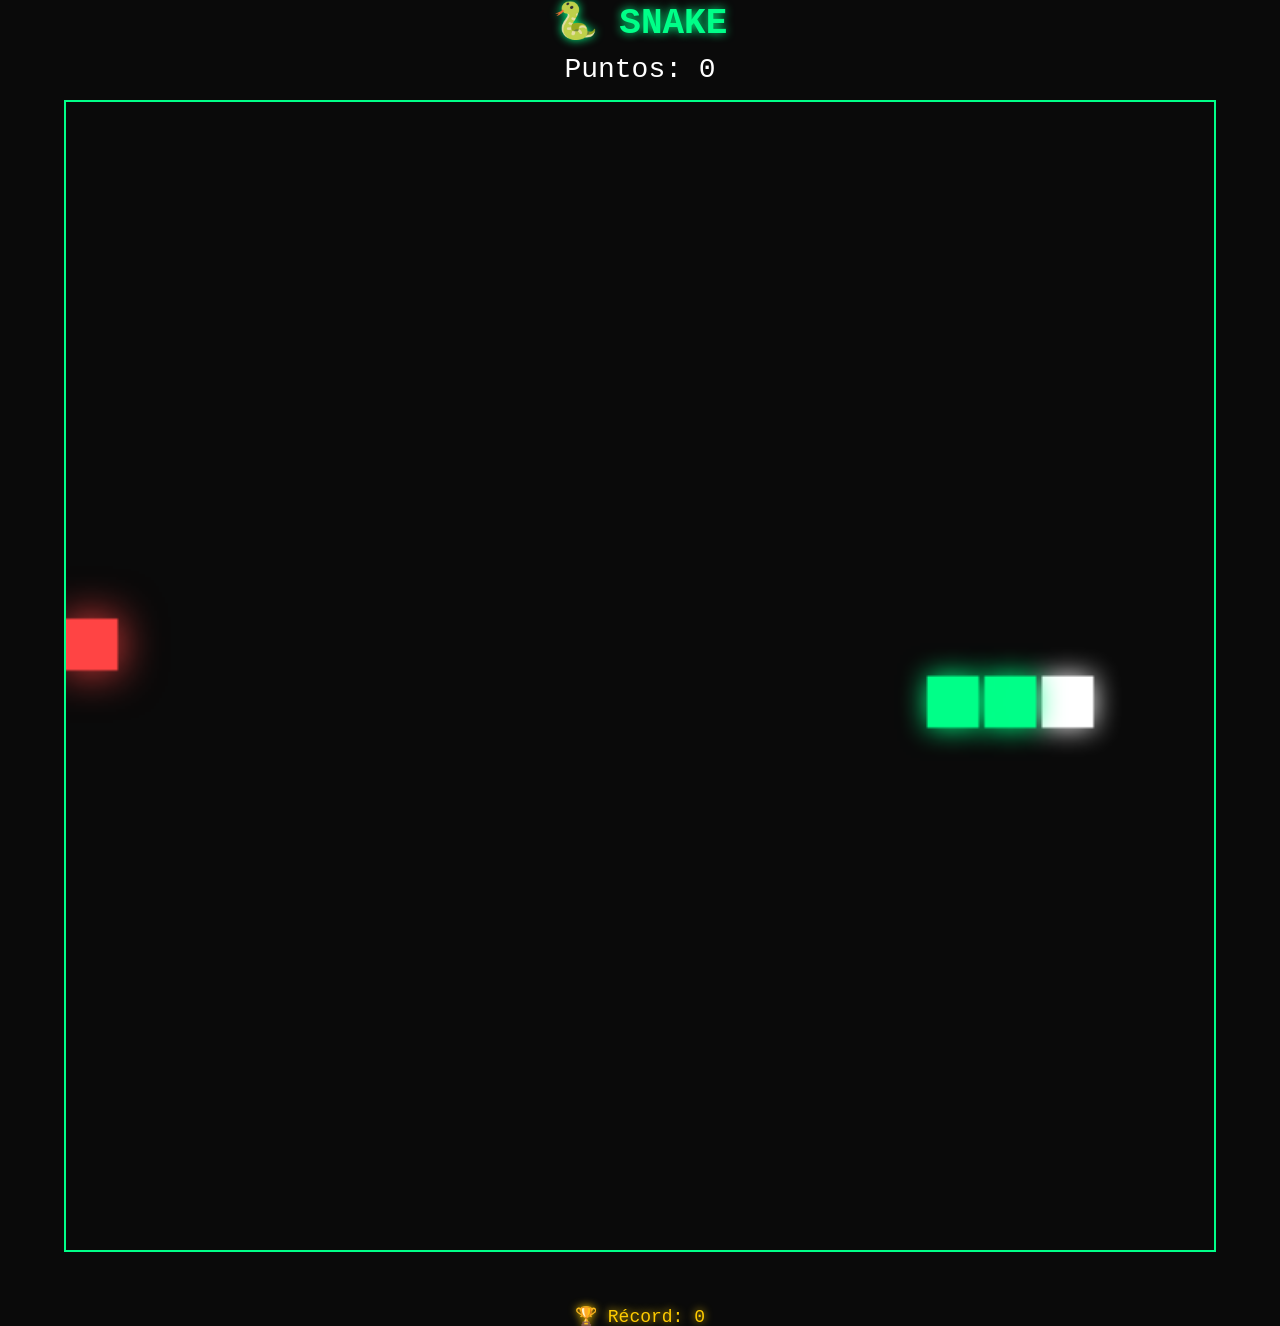
<file: index.html>
<!DOCTYPE html>
<html lang="es">
<head>
    <meta charset="UTF-8">
    <title>Snake</title>
    <style>
        * { margin: 0; padding: 0; box-sizing: border-box;}

        body {
            background: #0a0a0a;
            display: flex;
            flex-direction: column;
            align-items: center;
            justify-content: center;
            min-height: 100vh;
            font-family: monospace;
            color: white;
        }

        h1 {
            font-size: 36px;
            color: #00ff88;
            text-shadow: 0 0 10px #00ff88;
            margin-bottom: 10px;
        }

        #puntos {
            font-size: 28px;
            color: #ffffff;
            margin-bottom: 15px;
        }

        canvas {
            border: 2px solid #00ff88;
            box-shadow: 0 0 20ps #00ff88;
            width: min(90vw);
            height: min(90vw);
        }

        #mensaje {
            font-size: 22px;
            color: #ff4444;
            margin-top: 15px;
            min-height: 30px;
        }

        #record {
            font-size: 18px;
            color: #ffcc00;
            margin-top: 8px;
            text-shadow: 0 0 8px #ffcc00;
        }

        #Reiniciar {
            margin-top: 15px;
            padding: 10px 30px;
            font-size: 18px;
            background: #00ff88;
            color: #000;
            border: none;
            cursor: pointer;
            font-family: monospace;
            display: none;
        }
    </style>
</head>
<body>

    <h1>🐍 SNAKE</h1>
  <div id="puntos">Puntos: 0</div>
  <canvas id="c" width="400" height="400"></canvas>
  <div id="mensaje"></div>
  <div id="record">🏆 Récord: 0</div>
  <button id="reiniciar">Jugar de nuevo</button>

<script>
  const canvas = document.getElementById('c');
  const ctx = canvas.getContext('2d');
  const puntosDiv = document.getElementById('puntos');
  const mensajeDiv = document.getElementById('mensaje');
  const botonReiniciar = document.getElementById('reiniciar');

  const TAMA = 20;       // tamaño de cada celda
  const COLS = 20;       // columnas
  const FILAS = 20;      // filas

  let serpiente, direccion, comida, puntos, jugando, intervalo;

  let record = localStorage.getItem('record') || 0;
  const recordDiv = document.getElementById('record');

function sonidoComer() {
  const ctx2 = new AudioContext();
  const osc = ctx2.createOscillator();
  const gain = ctx2.createGain();
  osc.connect(gain);
  gain.connect(ctx2.destination);
  osc.frequency.value = 520;
  gain.gain.setValueAtTime(0.3, ctx2.currentTime);
  gain.gain.exponentialRampToValueAtTime(0.001, ctx2.currentTime + 0.15);
  osc.start();
  osc.stop(ctx2.currentTime + 0.15);
}

function sonidoMuerte() {
  const ctx2 = new AudioContext();
  const osc = ctx2.createOscillator();
  const gain = ctx2.createGain();
  osc.connect(gain);
  gain.connect(ctx2.destination);
  osc.type = 'sawtooth';
  osc.frequency.value = 150;
  gain.gain.setValueAtTime(0.4, ctx2.currentTime);
  gain.gain.exponentialRampToValueAtTime(0.001, ctx2.currentTime + 0.4);
  osc.start();
  osc.stop(ctx2.currentTime + 0.4);
}

  function iniciar() {
    serpiente = [
      { x: 10, y: 10 },
      { x: 9,  y: 10 },
      { x: 8,  y: 10 },
    ];
    direccion = { x: 1, y: 0 };
    puntos = 0;
    jugando = true;
    mensajeDiv.textContent = '';
    botonReiniciar.style.display = 'none';
    puntosDiv.textContent = 'Puntos: 0';
    nuevaComida();
    
    clearInterval(intervalo);
    intervalo = setInterval(actualizar, 150);
  }

  function nuevaComida() {
    comida = {
        x: Math.floor(Math.random() * COLS),
        y: Math.floor(Math.random() * FILAS),
    };
  }

  function actualizar() {
    //Mover serpiente
    const cabeza = {
        x: serpiente[0].x + direccion.x,
        y: serpiente[0].y + direccion.y,
    };
  

  //Choke con paredes
  if (cabeza.x < 0 || cabeza.x >= COLS || cabeza.y < 0 || cabeza.y >= FILAS) {
    terminar();
    return;
  }

  //choque consigo misma
  for (const parte of serpiente) {
    if (cabeza.x === parte.x && cabeza.y === parte.y) {
        terminar();
        return;
    }
  }

  serpiente.unshift(cabeza);

  //Comer comida
  if (cabeza.x === comida.x && cabeza.y === comida.y) {
  puntos += 10;
  puntosDiv.textContent = 'Puntos: ' + puntos;
  nuevaComida();
  sonidoComer();

  // Subir velocidad cada 50 puntos
  if (puntos % 50 === 0) {
    clearInterval(intervalo);
    const velocidad = Math.max(60, 150 - puntos);
    intervalo = setInterval(actualizar, velocidad);
  }
} else {
  serpiente.pop();
}
  dibujar();
}

  function dibujar() {
    //fondo
    ctx.fillStyle = '#0a0a0a';
    ctx.fillRect(0, 0, canvas.width, canvas.height);

    // Comida
    ctx.fillStyle = '#ff4444';
    ctx.shadowBlur = 15;
    ctx.shadowColor = '#ff4444';
    ctx.fillRect(comida.x * TAMA, comida.y * TAMA, TAMA - 2, TAMA - 2);

    // Serpiente
    for (let i = 0; i < serpiente.length; i++) {
      if (i === 0) {
        ctx.fillStyle = '#ffffff';
        ctx.shadowColor = '#ffffff';
      } else {
        ctx.fillStyle = '#00ff88';
        ctx.shadowColor = '#00ff88';
      }
      ctx.shadowBlur = 10;
      ctx.fillRect(
        serpiente[i].x * TAMA,
        serpiente[i].y * TAMA,
        TAMA - 2,
        TAMA - 2
      );
    }

    ctx.shadowBlur = 0;
  }

 function terminar() {
  jugando = false;
  clearInterval(intervalo);
  sonidoMuerte();

  if (puntos > record) {
    record = puntos;
    localStorage.setItem('record', record);
    recordDiv.textContent = '🏆 Récord: ' + record;
  }

  mensajeDiv.textContent = '💀 Game Over — Puntos: ' + puntos;
  botonReiniciar.style.display = 'inline-block';

  }

  // Controles teclado
  document.addEventListener('keydown', (e) => {
    if (e.key === 'ArrowUp'    && direccion.y === 0) direccion = { x: 0, y: -1 };
    if (e.key === 'ArrowDown'  && direccion.y === 0) direccion = { x: 0, y:  1 };
    if (e.key === 'ArrowLeft'  && direccion.x === 0) direccion = { x: -1, y: 0 };
    if (e.key === 'ArrowRight' && direccion.x === 0) direccion = { x:  1, y: 0 };
  });

  botonReiniciar.addEventListener('click', iniciar);

  iniciar();
  // Controles táctiles (swipe)
let touchStartX = 0;
let touchStartY = 0;

document.addEventListener('touchstart', (e) => {
    e.preventDefault();
    touchStartX = e.touches[0].clientX;
    touchStartY = e.touches[0].clientY;
}, { passive: false });

document.addEventListener('touchend', (e) => {
    e.preventDefault();
    const dx = e.changedTouches[0].clientX - touchStartX;
    const dy = e.changedTouches[0].clientY - touchStartY;

    if (Math.abs(dx) > Math.abs(dy)) {
        // Swipe horizontal
        if (dx > 30 && direccion.x === 0) direccion = { x: 1, y: 0 };
        if (dx < -30 && direccion.x === 0) direccion = { x: -1, y: 0 };
    } else {
        // Swipe vertical
        if (dy > 30 && direccion.y === 0) direccion = { x: 0, y: 1 };
        if (dy < -30 && direccion.y === 0) direccion = { x: 0, y: -1 };
    }
    }, { passive: false });
</script>
  
</body>
</html>
</file>
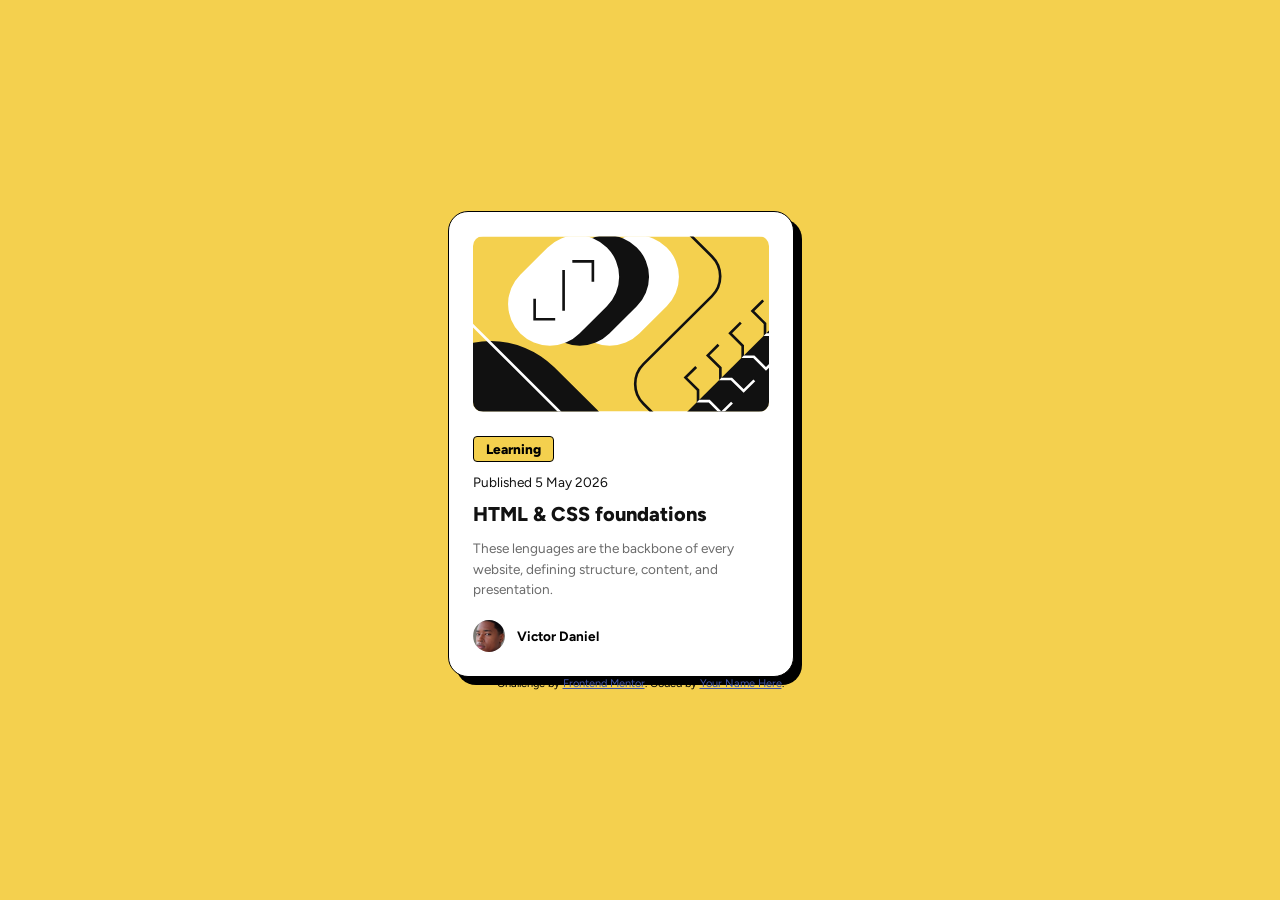
<file: blog-preview-card-main/blog-preview-card-main/index.html>
<!DOCTYPE html>
<html lang="en">
<head>
  <meta charset="UTF-8">
  <meta name="viewport" content="width=device-width, initial-scale=1.0"> <!-- displays site properly based on user's device -->

  <link rel="icon" type="image/png" sizes="32x32" href="./assets/images/favicon-32x32.png">
  <link href="https://fonts.googleapis.com/css2?family=Figtree:wght@400;500;600;700;800&display=swap" rel="stylesheet">
  <link rel="stylesheet" href="style.css">
  
  <title>Frontend Mentor | Blog preview card</title>

  <!-- Feel free to remove these styles or customise in your own stylesheet 👍 -->
  <style>
    .attribution { font-size: 0.6875rem; text-align: center; }
    .attribution a { color: hsl(228, 45%, 44%); }
  </style>
</head>
<body>

  <main>
    <div class="card">
      <img class="card-image" src="./assets/images/illustration-article.svg" alt="Blog illustration">
      <span class="tag">Learning</span>
      <p class="date">Published 5 May 2026</p>
      <h1 class="title">HTML & CSS foundations</h1>
      <p class="description">
        These lenguages are the backbone of every website, defining structure, content, and presentation.
      </p>
      <div class="author">
        <img class="avatar" src="./assets/images/avatar-victor.jpg" alt="Author avatar">
        <span class="author-name">Victor Daniel</span>
      </div>
    </div>
  </main>
  
  <footer class="attribution">
    Challenge by <a href="https://www.frontendmentor.io/profile/Monarcavd99">Frontend Mentor</a>. 
    Coded by <a href="#">Your Name Here</a>.
  </footer>
</body>
</html>
</file>
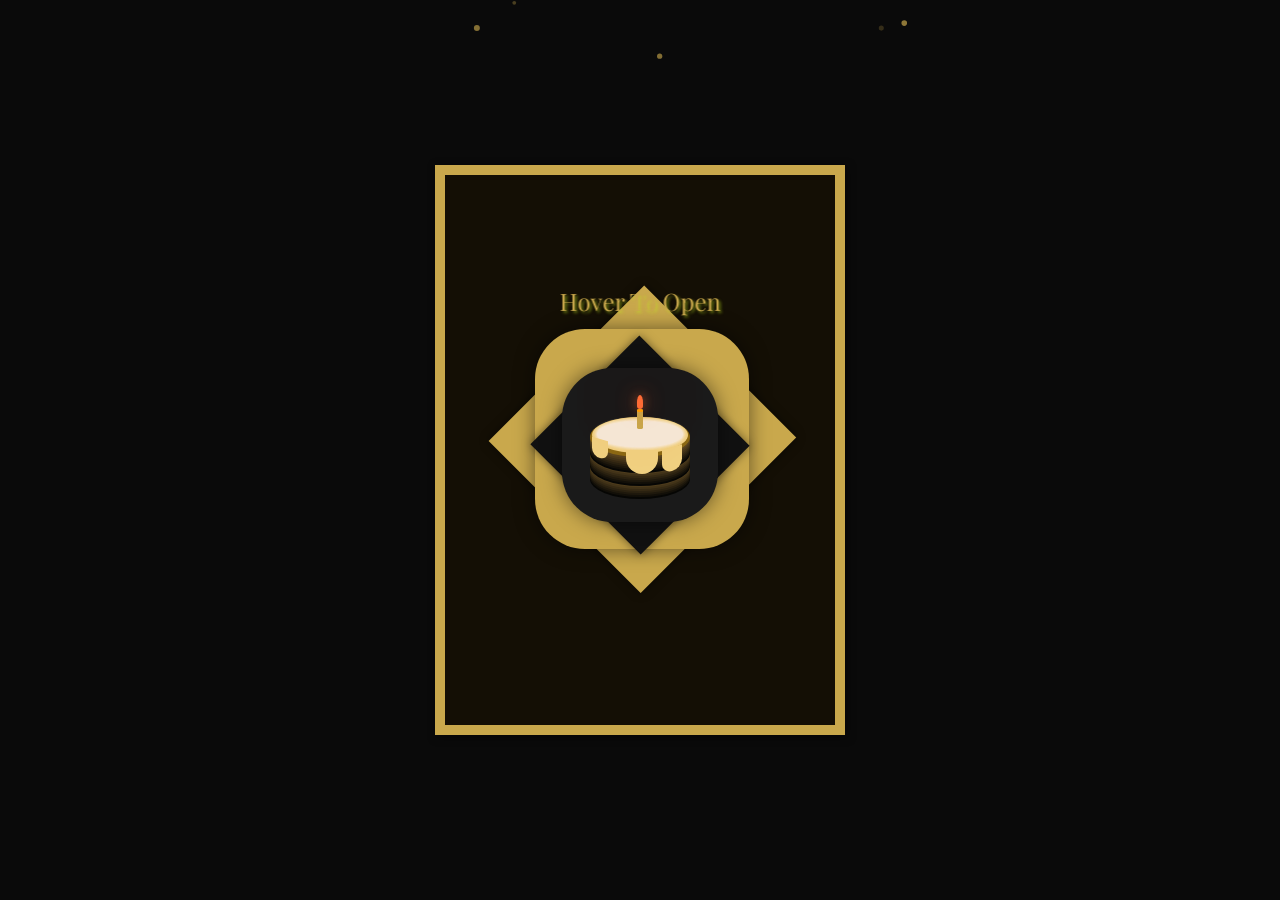
<file: codigo de tik tok/aprendisaje.html>
<!DOCTYPE html>
<html lang="en">
<head>
    <meta charset="UTF-8">
    <meta name="viewport" content="width=device-width, initial-scale=1.0">
    <title>HBD</title>
    <link rel="stylesheet" href="aprendisaje.css"></link>
</head>
<body>
  <div class="card">
    <div class="back">
      <div class="text-container">
        <p id="head">¡Feliz Dia, Mamá!</p>
        <div>Gracias por todo tu amor. <br> Este día es para ti.</div>
        <p>¡Te quiero muchísimo! ♥</p>
      </div>
    </div>
    <div class="front">
      <div class="hover-text">Hover To Open</div>
      <div class="cover-shape-large">
        <div class="shape-diamond"></div>
        <div class="shape-block"></div>
      </div>
      <div class="cover-shape-small">
        <div class="shape-diamond"></div>
        <div class="shape-block">
          <div class="cake">
            <div class="layer layer-bottom"></div>
            <div class="layer layer-middle"></div>
            <div class="layer layer-top"></div>
            <div class="icing"></div>
            <div class="drip drip1"></div>
            <div class="drip drip2"></div>
            <div class="drip drip3"></div>
            <div class="candle">
              <div class="flame"></div>
            </div>
          </div>
        </div>
      </div>
    </div>
  </div>

  <canvas id="particles"></canvas>
  <script>
    const canvas = document.getElementById('particles');
const ctx = canvas.getContext('2d');
canvas.style.cssText = 'position:fixed;top:0;left:0;width:100%;height:100%;pointer-events:none;z-index:0;';
canvas.width = window.innerWidth;
canvas.height = window.innerHeight;

const particles = Array.from({length: 80}, () => ({
  x: Math.random() * canvas.width,
  y: Math.random() * -canvas.height,
  size: Math.random() * 3 + 1,
  speedY: Math.random() * 1 + 0.5,
  speedX: (Math.random() - 0.5) * 0.5,
  opacity: Math.random() * 0.6 + 0.2
}));

function animate() {
  ctx.clearRect(0, 0, canvas.width, canvas.height);
  particles.forEach(p => {
    p.y += p.speedY;
    p.x += p.speedX;
    if (p.y > canvas.height) { p.y = -5; p.x = Math.random() * canvas.width; }
    ctx.beginPath();
    ctx.arc(p.x, p.y, p.size, 0, Math.PI * 2);
    ctx.fillStyle = `rgba(201, 168, 76, ${p.opacity})`;
    ctx.fill();
  });
  requestAnimationFrame(animate);
}
animate();
  </script>
</body>
</file>
<file: blog-preview-card-main/blog-preview-card-main/style.css>
* {
    margin: 0;
    padding: 0;
    box-sizing: border-box;
}
body {
    min-height: 100vh;
    display: flex;
    flex-direction:column;
    justify-content: center;
    align-items: center;
    background-color: hsl(47, 88%, 63%);
    font-family: 'Figtree', sans-serif;
}
.card {
    background-color: hsl(0, 0%, 100%);
    border-radius: 20px;
    border: 1px solid hsl(0, 0%, 0%);
    box-shadow: 8px 8px 0px hsl(0, 0%, 0%);
    padding: 24px;
    max-width:384px;
    width: 90%;
}
.card-image {
    width: 100%;
    border-radius: 10px;
    margin-bottom: 20px;
}
.author {
    display: flex;
    align-items: center;
    gap: 12px;
    margin-top: 20px;
}
.avatar {
    width: 32px;
    height: 32px;
    border-radius: 50%;
    object-fit: cover;
}
.author-name {
    font-weight: 700;
    font-size: 0.85rem;
}
.tag {
    background-color: hsl(47, 88%, 63%);
    padding: 4px 12px;
    border-radius: 4px;
    font-size: 0.85rem;
    font-weight: 800;
    display: inline-block;
    margin-bottom: 12px;
    border: 1px solid hsl(0, 0%, 0%);
}
.date {
    font-size: 0.85rem;
    margin-bottom: 12px;
    color: hsl(0, 0%, 7%);
}
.title {
    font-size: 1.25rem;
    font-weight: 800;
    margin-bottom: 12px;
    color: hsl(0, 0%, 7%)
}
.title:hover {
    color: hsl(47, 88%, 63%);
    cursor: pointer;
}
.description {
    font-size: 0.85rem;
    color: hsl(0, 0%, 42%);
    line-height: 1.5;
}
</file>
<file: codigo de tik tok/aprendisaje.css>
@import url('https://fonts.googleapis.com/css2?family=Playfair+Display:ital,wght@0,400;0,700;1,400&display=swap');
:root {
    --border-color: #C9A84C; /*color de borde de la tarjeta*/
    --vanilla: #F0D080;      /*color del betun del pastel*/
    --chocolate: #8B6914;    /*color de las capas del pastel*/
}
html, body {
    overflow: hidden;
    background-color: #0A0A0A; /*color  fondo negro*/
    width: 100%;
    height: 100%;
    display: flex;
    justify-content: center;
    align-items: center;
}

.card {
    position: relative;
    width: 390px;
    height: 550px;
    border: 10px solid var(--border-color);
    margin: 0;
    box-shadow: inset 10px 0px 15px 0px rgba(0,0,0,0.1);
    background-color: rgb(20, 15, 5); /*tarjeta oscura*/
}
.card .text-container {
    width: 80%;
    height: 80%;
    margin: auto;
    display: flex;
    flex-direction: column;
    justify-content: center;
}
.card .text-container #head {
    font-family: 'Playfair Display', serif;
    font-size: 2.5em;
    margin: 20px auto 30px auto;
    background: linear-gradient(135deg, #F0D080, #C9A84C, #8B6914, #C9A84C, #F0D080);
    -webkit-background-clip: text;
    -webkit-text-fill-color: transparent;
    background-clip: text;
}
.card .text-container > div {
    text-align: center;
    font-family: 'Playfair Display', serif;
    color: #F5E6C8;
    font-style: italic;
    font-size: 1.4em;
    line-height: 1.6;
}  
.card p {
    font-size: 1.4em;
    line-height: 1.6;
    font-family: 'Playfair Display', serif;
    color: #F5E6C8;
    font-style: italic;
    text-align: center;
    margin: 20px auto 00x auto;
}
.card .front{
    position: absolute;
    width: 100%;
    height: 100%;
    margin: -10px 0px 0px -10px;
    border: 10px solid var(--border-color);
    backface-visibility: hidden;
    background-color: rgb(20, 15, 5);
    background-size: contain;
    transform-style: preserve-3d;
    transform-origin: 0% 50%;
    transform: perspective(800px) rotateY(0deg);
    transition: all 0.8s ease-in-out;
    z-index: 2;
}
.hover-text {
    position: absolute;
    top: 20%;
    left: 50%;
    transform: translateX(-50%);
    font-family: 'Playfair Display', serif;
    font-size: 24px;
    color: #C9A84C;
    text-shadow: 2px 2px 3px rgba(194, 231, 29,0.5);
    z-index: 10;
}
.card:hover .front {
    transform: perspective(800px) rotateY(-170deg);
    background-color: rgb(20, 15, 5);
}
.card:hover .back {
    .card:hover .back {
  transform: perspective(800px) rotateY(0deg);
  box-shadow: 7px 0px 5px 0px rgba(0,0,0,0.3), inset 2px 0px 15px 0px rgba(0,0,0,0.1);
  background-color: rgb(20, 15, 5);
}
}
.card .back {
  position: absolute;
  width: 100%;
  height: 100%;
  border: 10px solid var(--border-color);
  margin: -10px 0px 0px -10px;
  background-color: #1a1505;
  backface-visibility: visible;
  filter: drop-shadow(2px 2px 4px rgba(0,0,0,.5));
  transform-style: preserve-3d;
  transform-origin: 0% 50%;
  transform: perspective(800px) rotateY(180deg) scaleX(-1); /* 👈 cambia a 180deg */
  transition: all 0.8s ease-in-out;
}

.cover-shape-large {
  position: absolute;
  width: 55%;
  height: 40%;
  top: 28%;
  left: 23%;
}

.cover-shape-large .shape-block,
.cover-shape-large .shape-diamond {
  background-color: #C9A84C; /* dorado */
}

.cover-shape-small {
  position: absolute;
  width: 40%;
  height: 28%;
  top: 35%;
  left: 30%;
}

.shape-block {
  position: absolute;
  width: 100%;
  height: 100%;
  background-color: #1a1a1a; /* negro */
  border-radius: 50px;
  box-shadow: 0 0 20px 0 rgba(0,0,0,0.5);
  display: flex;
  flex-direction: column;
  justify-content: center;
  align-items: center;
  overflow: hidden;
}

.shape-diamond {
  position: absolute;
  width: 100%;
  height: 100%;
  background-color: #111111; /* negro */
  box-shadow: 0 0 10px 0 rgba(0,0,0,0.5);
  transform: rotateZ(45deg);
}

.cake {
  position: absolute;
  width: 100px;
  height: 80px;
  top: 50%;
  left: 50%;
  margin-top: -28px;
  margin-left: -50px;
}

.cake > * { position: absolute; }

.layer {
  position: absolute;
  display: block;
  width: 100px;
  height: 40px;
  border-radius: 50%;
  background-color: var(--chocolate);
  box-shadow:
    0 2px 0px #5a4520,
    0 4px 0px #4e3c1c,
    0 6px 0px #423318,
    0 8px 0px #362a14,
    0 10px 0px #2a2110,
    0 12px 0px #1e180c,
    0 14px 0px #120f08,
    0 16px 0px #060604;
}

.layer-top    { top: 0px; }
.layer-middle { top: 13.2px; }
.layer-bottom { top: 26.4px; }

.icing {
  top: 0.8px;
  left: 2px;
  background-color: var(--vanilla);
  width: 96px;
  height: 36px;
  border-radius: 50%;
  position: absolute;
}

.icing::before {
  content: "";
  position: absolute;
  top: 4px;
  right: 5px;
  bottom: 6px;
  left: 5px;
  background-color: #f5e8d6;
  box-shadow:
    0 0 4px #f7ebde,
    0 0 4px #f7ebde,
    0 0 4px #f7ebde;
  border-radius: 50%;
}

.drip {
  display: block;
  width: 20px;
  height: 24px;
  border-bottom-left-radius: 25px;
  border-bottom-right-radius: 25px;
  background-color: var(--vanilla);
  position: absolute;
}

.drip1 {
  top: 22px;
  left: 2px;
  transform: skewY(15deg);
  height: 19.2px;
  width: 16px;
}

.drip2 {
  top: 30px;
  left: 72.4px;
  transform: skewY(-15deg);
}

.drip3 {
  top: 33.6px;
  left: 36px;
  width: 32px;
  border-bottom-left-radius: 40px;
  border-bottom-right-radius: 40px;
}

.candle {
  background-color: #C9A84C; /* dorado en vez de morado */
  width: 6.4px;
  height: 20px;
  border-radius: 8px / 4px;
  top: -8px;
  left: 50%;
  margin-left: -3.2px;
  position: absolute;
}

.candle::before {
  content: "";
  position: absolute;
  top: 0;
  left: 0;
  width: 6.4px;
  height: 3.2px;
  border-radius: 50%;
  background-color: #FFA500;
}

.flame {
  position: absolute;
  background-color: #FF6B35;
  width: 6px;
  height: 14px;
  border-radius: 10px 10px 10px 10px / 25px 25px 10px 10px;
  top: -13.6px;
  left: 50%;
  margin-left: -3px;
  box-shadow:
    0 0 10px rgba(255, 107, 53, 0.5),
    0 0 20px rgba(255, 107, 53, 0.5),
    0 0 60px rgba(255, 107, 53, 0.5),
    0 0 80px rgba(255, 107, 53, 0.5);
  transform-origin: 50% 90%;
  animation: flicker 1s ease-in-out infinite;
}

@keyframes flicker {
  0%   { box-shadow: 0 0 10px rgba(255,165,0,0.2), 0 0 20px rgba(255,165,0,0.2), 0 0 60px rgba(255,165,0,0.2), 0 0 80px rgba(255,165,0,0.2); }
  25%  { box-shadow: 0 0 10px rgba(255,165,0,0.5), 0 0 20px rgba(255,165,0,0.5), 0 0 60px rgba(255,165,0,0.5), 0 0 80px rgba(255,165,0,0.5); }
  50%  { box-shadow: 0 0 10px rgba(255,165,0,0.3), 0 0 20px rgba(255,165,0,0.3), 0 0 60px rgba(255,165,0,0.3), 0 0 80px rgba(255,165,0,0.3); }
  75%  { box-shadow: 0 0 10px rgba(255,165,0,0.4), 0 0 20px rgba(255,165,0,0.4), 0 0 60px rgba(255,165,0,0.4), 0 0 80px rgba(255,165,0,0.4); }
  100% { box-shadow: 0 0 10px rgba(255,165,0,0.5), 0 0 20px rgba(255,165,0,0.5), 0 0 60px rgba(255,165,0,0.5), 0 0 80px rgba(255,165,0,0.5); }
}
</file>
